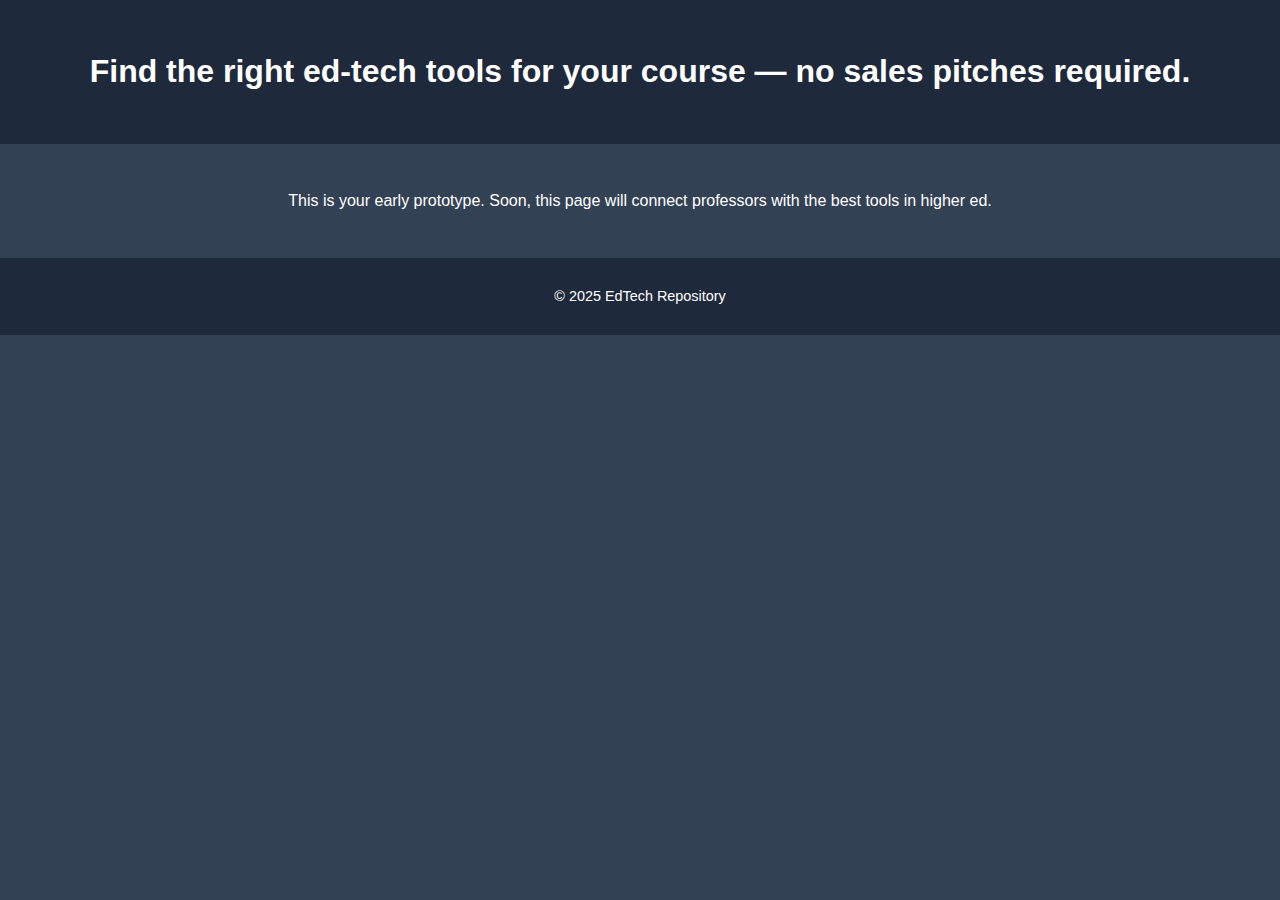
<file: index.html>
<!DOCTYPE html>
<html lang="en">
<head>
    <meta charset="UTF-8">
    <title>EdTech Repository</title>
    <link rel="stylesheet" href="/static/style.css">
</head>
<body>
    <header>
        <h1>Find the right ed-tech tools for your course — no sales pitches required.</h1>
    </header>

    <main>
        <p>This is your early prototype. Soon, this page will connect professors with the best tools in higher ed.</p>
    </main>

    <footer>
        <p>© 2025 EdTech Repository</p>
    </footer>
</body>
</html>
</file>
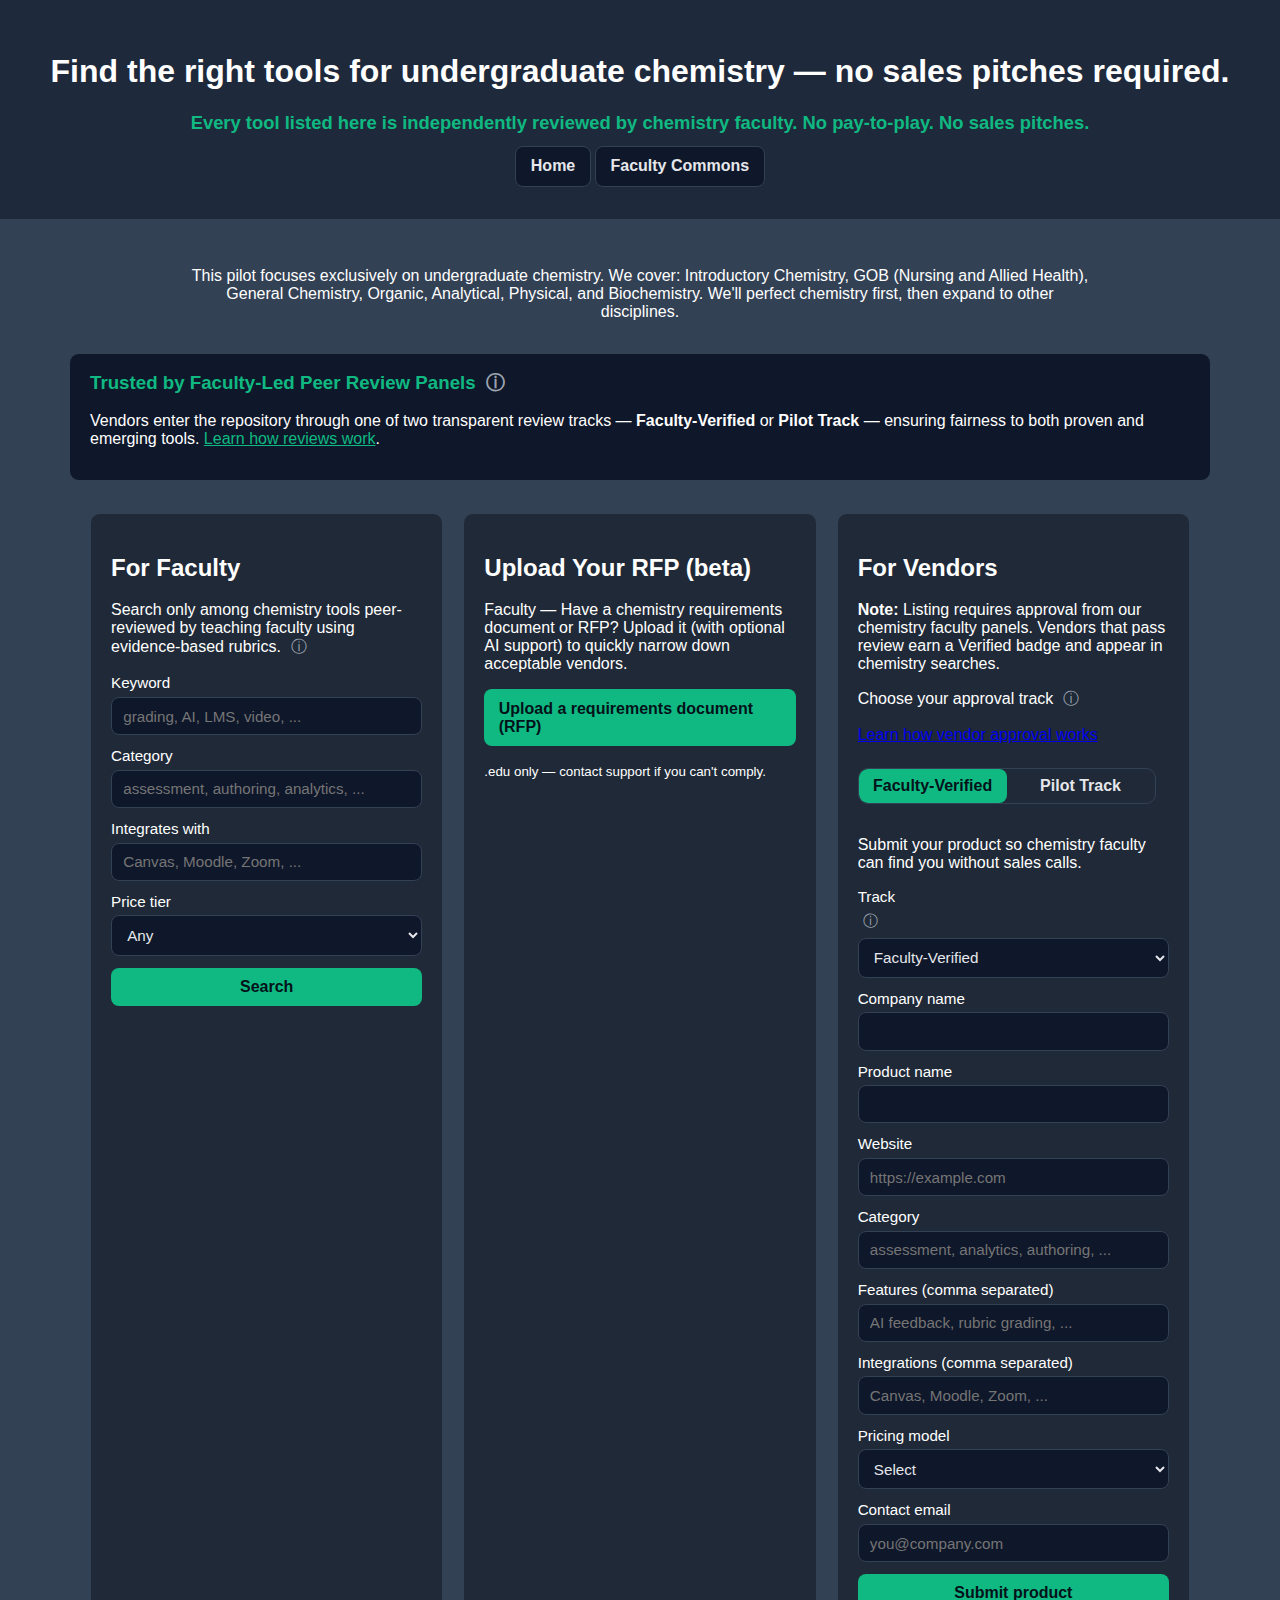
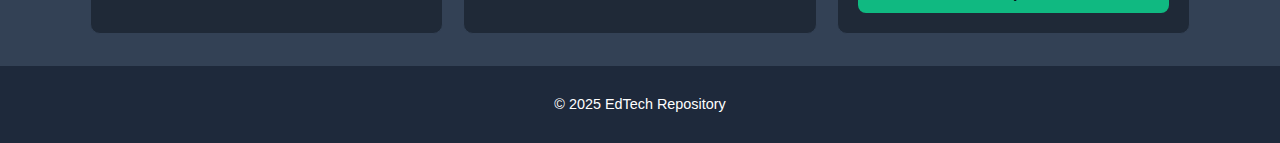
<file: templates/index.html>
<!DOCTYPE html>
<html lang="en">
<head>
    <meta charset="UTF-8">
    <title>EdTech Repository</title>
    <link rel="stylesheet" href="/static/style.css?v=20251107-2">
</head>
<body>
    <header>
        <h1>Find the right tools for undergraduate chemistry — no sales pitches required.</h1>
        <p class="subhead">Every tool listed here is independently reviewed by chemistry faculty. No pay-to-play. No sales pitches.</p>
        <nav style="margin-top:.75rem;">
            <a href="/" class="btn" style="background:#0f172a; color:#e5e7eb; border:1px solid #334155;">Home</a>
            <a href="/faculty-commons" class="btn" style="background:#0f172a; color:#e5e7eb; border:1px solid #334155;">Faculty Commons</a>
        </nav>
    </header>

    <main>
        <section class="intro">
            <p>This pilot focuses exclusively on undergraduate chemistry. We cover: Introductory Chemistry, GOB (Nursing and Allied Health), General Chemistry, Organic, Analytical, Physical, and Biochemistry. We'll perfect chemistry first, then expand to other disciplines.</p>
        </section>

        <section class="trust-banner">
            <h3>Trusted by Faculty-Led Peer Review Panels
                <span class="tooltip" tabindex="0">
                    <span class="icon">ⓘ</span>
                    <div class="tooltip-content">Panels consist of verified instructors who evaluate each tool using transparent rubrics. Vendors can’t pay for placement.</div>
                </span>
            </h3>
            <p>Vendors enter the repository through one of two transparent review tracks — <strong>Faculty-Verified</strong> or <strong>Pilot Track</strong> — ensuring fairness to both proven and emerging tools. <a href="/trust">Learn how reviews work</a>.</p>
        </section>

        <section class="grid">
            <div class="card">
                <h2>For Faculty</h2>
                <p>Search only among chemistry tools peer-reviewed by teaching faculty using evidence-based rubrics.
                    <span class="tooltip" tabindex="0">
                        <span class="icon">ⓘ</span>
                        <span class="tooltip-content">Tools marked “Faculty-Verified” have real classroom use and full reviews. Tools marked “Pilot” are undergoing time-limited classroom trials.</span>
                    </span>
                </p>
                <form class="stack" method="get" action="/search">
                    <label>
                        Keyword
                        <input type="text" name="keyword" placeholder="grading, AI, LMS, video, ...">
                    </label>
                    <label>
                        Category
                        <input type="text" name="category" placeholder="assessment, authoring, analytics, ...">
                    </label>
                    <label>
                        Integrates with
                        <input type="text" name="integrates_with" placeholder="Canvas, Moodle, Zoom, ...">
                    </label>
                    <label>
                        Price tier
                        <select name="price_tier">
                            <option value="">Any</option>
                            <option value="free">Free</option>
                            <option value="freemium">Freemium</option>
                            <option value="paid">Paid</option>
                        </select>
                    </label>
                    <button type="submit">Search</button>
                </form>
            </div>

            <div class="card">
                <h2>Upload Your RFP (beta)</h2>
                <p>Faculty — Have a chemistry requirements document or RFP? Upload it (with optional AI support) to quickly narrow down acceptable vendors.</p>
                <p><a class="btn" href="/rfp/upload">Upload a requirements document (RFP)</a></p>
                <p><small>.edu only — contact support if you can't comply.</small></p>
            </div>

            <div class="card">
                <h2>For Vendors</h2>
                <p><strong>Note:</strong> Listing requires approval from our chemistry faculty panels. Vendors that pass review earn a Verified badge and appear in chemistry searches.</p>
                <p>Choose your approval track
                    <span class="tooltip" tabindex="0">
                        <span class="icon">ⓘ</span>
                        <span class="tooltip-content">Two ways to join:<br>• <strong>Faculty-Verified</strong> — for tools already used in chemistry courses and reviewed by instructors.<br>• <strong>Pilot Track</strong> — for new tools offering classroom trials reviewed after pilot results.</span>
                    </span>
                </p>
                <p class="muted"><a href="/approval">Learn how vendor approval works</a></p>
                <div class="segmented" aria-label="Select vendor track (non-functional prototype)">
                    <button type="button" class="active" aria-pressed="true">Faculty-Verified</button>
                    <button type="button" aria-pressed="false">Pilot Track</button>
                </div>
                <p>Submit your product so chemistry faculty can find you without sales calls.</p>
                <form class="stack" method="post" action="/vendor">
                    <label>
                        Track
                        <span class="tooltip" tabindex="0">
                            <span class="icon">ⓘ</span>
                            <div class="tooltip-content">Select the path that fits your current adoption stage.</div>
                        </span>
                        <select name="track" required>
                            <option value="faculty_verified">Faculty-Verified</option>
                            <option value="pilot">Pilot Track</option>
                        </select>
                    </label>
                    <label>
                        Company name
                        <input type="text" name="company_name" required>
                    </label>
                    <label>
                        Product name
                        <input type="text" name="product_name" required>
                    </label>
                    <label>
                        Website
                        <input type="url" name="website" placeholder="https://example.com" required>
                    </label>
                    <label>
                        Category
                        <input type="text" name="category" placeholder="assessment, analytics, authoring, ..." required>
                    </label>
                    <label>
                        Features (comma separated)
                        <input type="text" name="features" placeholder="AI feedback, rubric grading, ...">
                    </label>
                    <label>
                        Integrations (comma separated)
                        <input type="text" name="integrations" placeholder="Canvas, Moodle, Zoom, ...">
                    </label>
                    <label>
                        Pricing model
                        <select name="pricing_model">
                            <option value="">Select</option>
                            <option value="free">Free</option>
                            <option value="freemium">Freemium</option>
                            <option value="paid">Paid</option>
                            <option value="institutional">Institutional license</option>
                        </select>
                    </label>
                    <label>
                        Contact email
                        <input type="email" name="contact_email" placeholder="you@company.com" required>
                    </label>
                    <button type="submit">Submit product</button>
                </form>
            </div>
        </section>
    </main>

    <footer>
        <p>© 2025 EdTech Repository</p>
    </footer>
</body>
</html>
</file>
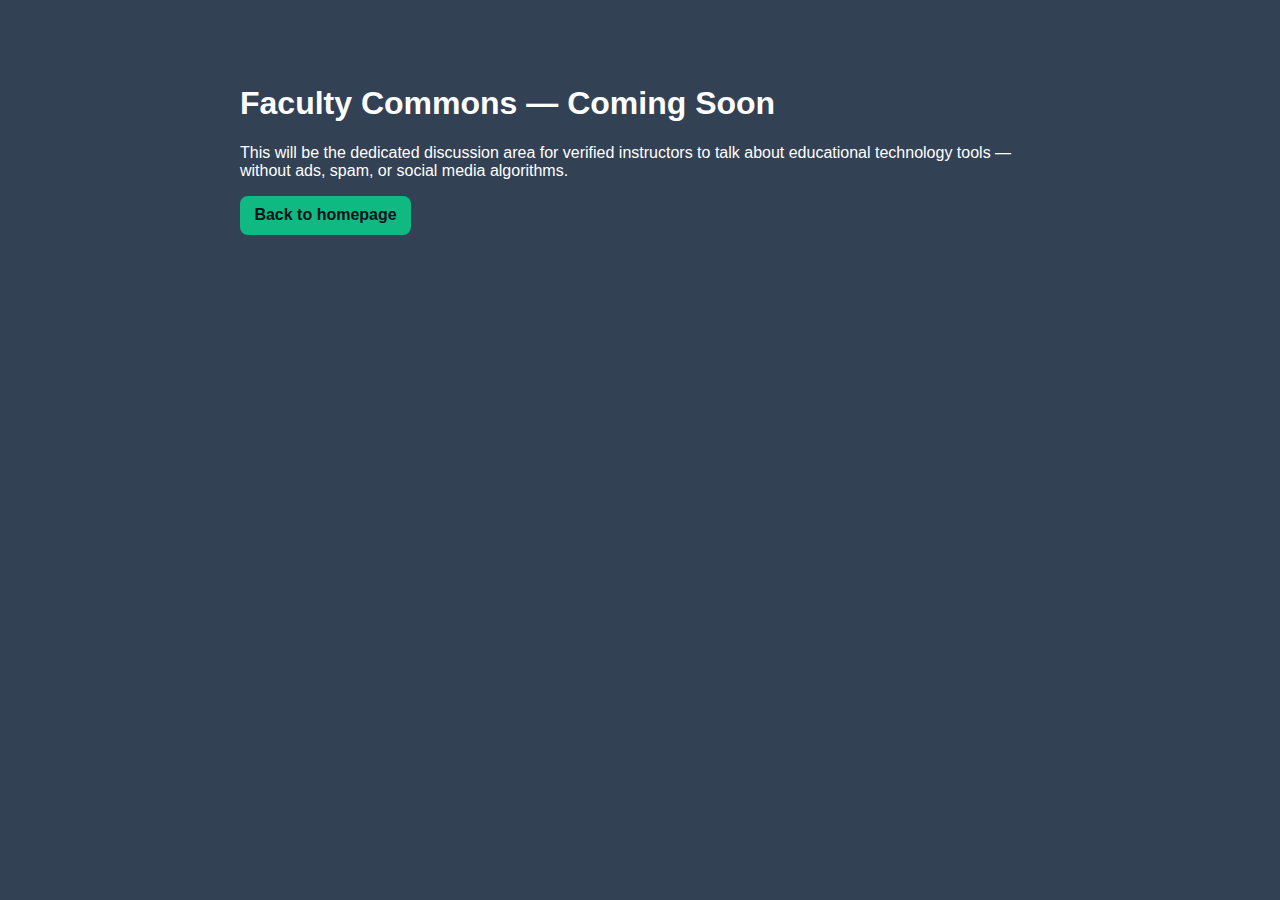
<file: templates/faculty_commons.html>
<!DOCTYPE html>
<html lang="en">
<head>
  <meta charset="UTF-8">
  <title>Faculty Commons — Coming Soon</title>
  <link rel="stylesheet" href="/static/style.css?v=20251107-2">
</head>
<body>
  <main class="narrow">
    <h1>Faculty Commons — Coming Soon</h1>
    <p>This will be the dedicated discussion area for verified instructors to talk about educational technology tools — without ads, spam, or social media algorithms.</p>
    <p><a class="btn" href="/">Back to homepage</a></p>
  </main>
</body>
</html>
</file>
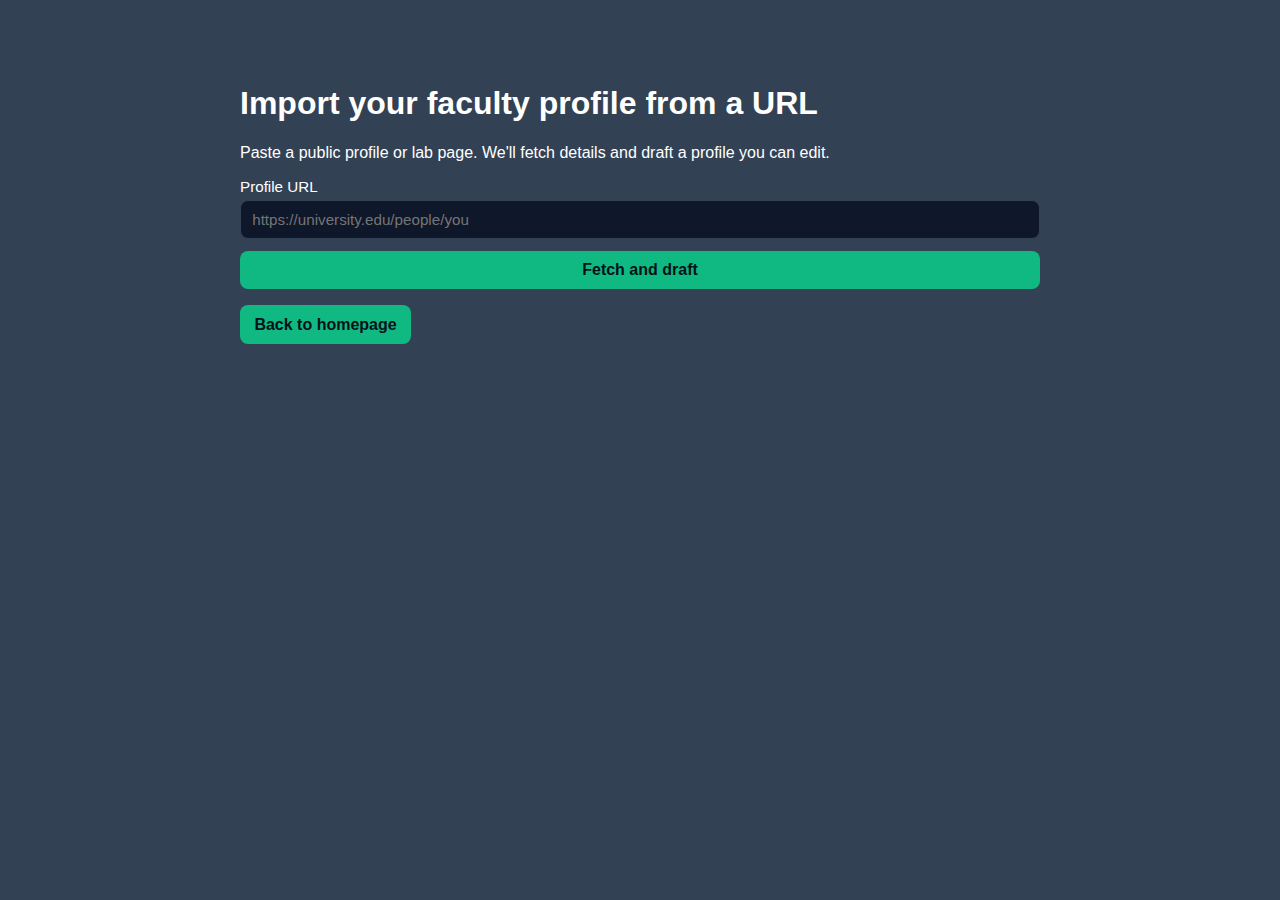
<file: templates/faculty_import.html>
<!DOCTYPE html>
<html lang="en">
<head>
  <meta charset="UTF-8">
  <title>Import Faculty Profile</title>
  <link rel="stylesheet" href="/static/style.css">
</head>
<body>
  <main class="narrow">
    <h1>Import your faculty profile from a URL</h1>
    <p>Paste a public profile or lab page. We'll fetch details and draft a profile you can edit.</p>
    <form class="stack" method="post" action="/faculty/import/preview">
      <label>
        Profile URL
        <input type="url" name="profile_url" placeholder="https://university.edu/people/you" required>
      </label>
      <button type="submit">Fetch and draft</button>
    </form>
    <p><a class="btn" href="/">Back to homepage</a></p>
  </main>
</body>
</html>
</file>
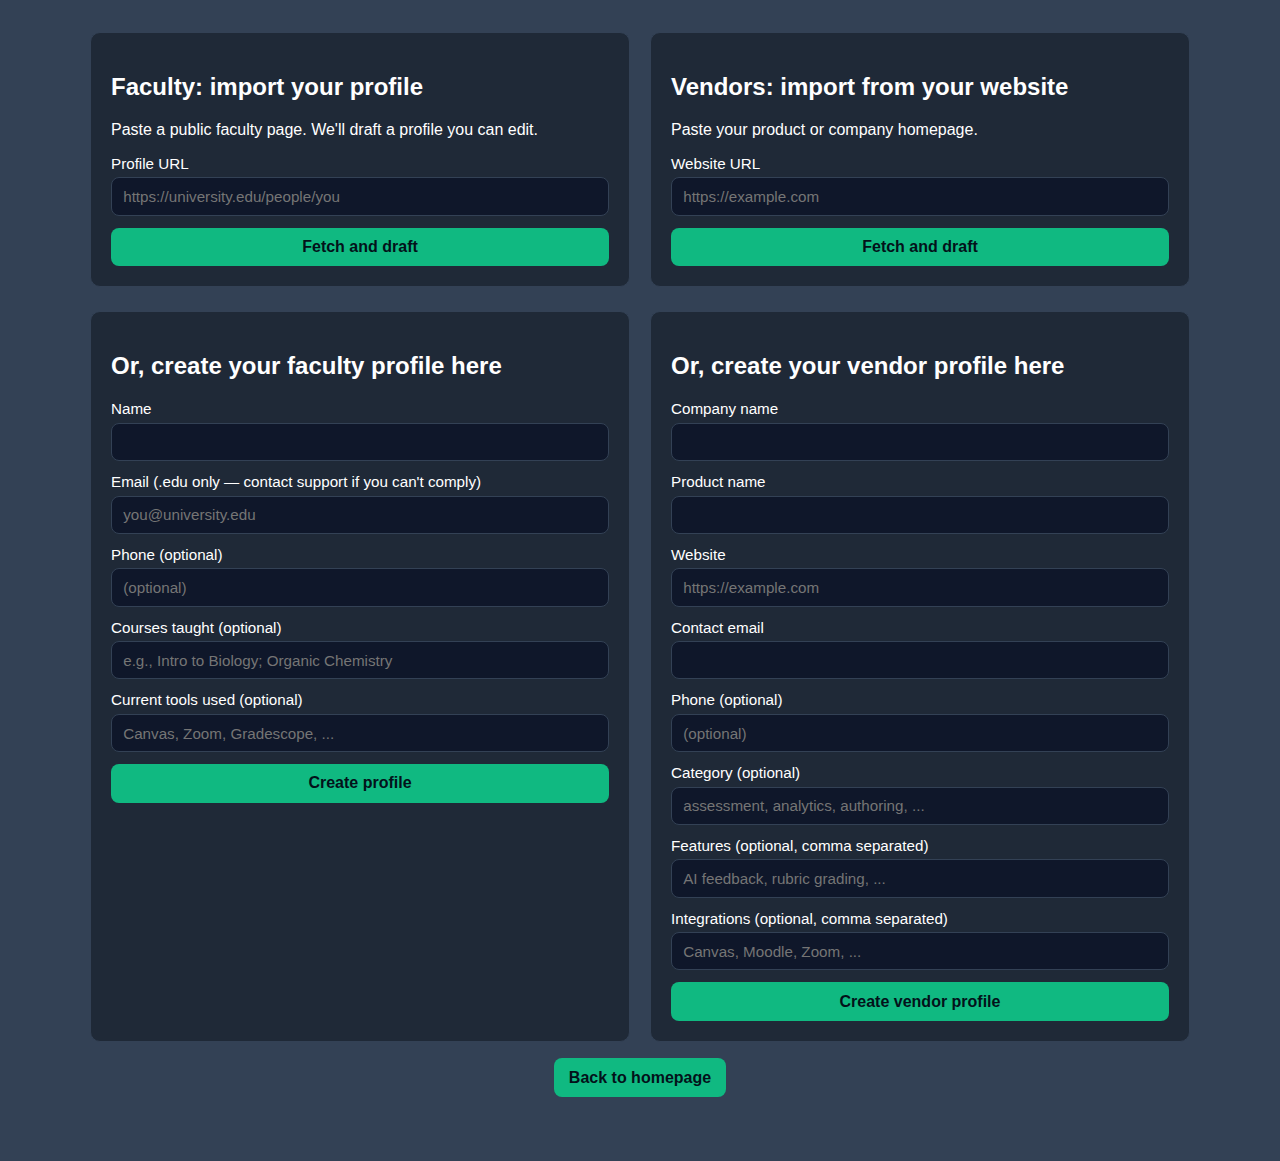
<file: templates/import.html>
<!DOCTYPE html>
<html lang="en">
<head>
  <meta charset="UTF-8">
  <title>Import Profiles</title>
  <link rel="stylesheet" href="/static/style.css">
</head>
<body>
  <main>
    <section class="grid">
      <!-- Faculty: left column -->
      <div class="card">
        <h2>Faculty: import your profile</h2>
        <p>Paste a public faculty page. We'll draft a profile you can edit.</p>
        <form class="stack" method="post" action="/faculty/import/preview">
          <label>
            Profile URL
            <input type="url" name="profile_url" placeholder="https://university.edu/people/you" required>
          </label>
          <button type="submit">Fetch and draft</button>
        </form>
      </div>

      <!-- Vendor: right column -->
      <div class="card">
        <h2>Vendors: import from your website</h2>
        <p>Paste your product or company homepage.</p>
        <form class="stack" method="post" action="/vendor/import/preview">
          <label>
            Website URL
            <input type="url" name="source_url" placeholder="https://example.com" required>
          </label>
          <button type="submit">Fetch and draft</button>
        </form>
      </div>
    </section>

    <section class="grid" style="margin-top:1.5rem;">
      <!-- Faculty manual form (left) -->
      <div class="card">
        <h2>Or, create your faculty profile here</h2>
        <form class="stack" method="post" action="/faculty/manual">
          <label>
            Name
            <input type="text" name="name" required>
          </label>
          <label>
            Email (.edu only — contact support if you can't comply)
            <input type="email" name="email" placeholder="you@university.edu" required>
          </label>
          <label>
            Phone (optional)
            <input type="tel" name="phone" placeholder="(optional)">
          </label>
          <label>
            Courses taught (optional)
            <input type="text" name="courses" placeholder="e.g., Intro to Biology; Organic Chemistry">
          </label>
          <label>
            Current tools used (optional)
            <input type="text" name="tools" placeholder="Canvas, Zoom, Gradescope, ...">
          </label>
          <button type="submit">Create profile</button>
        </form>
      </div>

      <!-- Vendor manual form (right) -->
      <div class="card">
        <h2>Or, create your vendor profile here</h2>
        <form class="stack" method="post" action="/vendor/manual">
          <label>
            Company name
            <input type="text" name="company_name" required>
          </label>
          <label>
            Product name
            <input type="text" name="product_name" required>
          </label>
          <label>
            Website
            <input type="url" name="website" placeholder="https://example.com" required>
          </label>
          <label>
            Contact email
            <input type="email" name="contact_email" required>
          </label>
          <label>
            Phone (optional)
            <input type="tel" name="phone" placeholder="(optional)">
          </label>
          <label>
            Category (optional)
            <input type="text" name="category" placeholder="assessment, analytics, authoring, ...">
          </label>
          <label>
            Features (optional, comma separated)
            <input type="text" name="features" placeholder="AI feedback, rubric grading, ...">
          </label>
          <label>
            Integrations (optional, comma separated)
            <input type="text" name="integrations" placeholder="Canvas, Moodle, Zoom, ...">
          </label>
          <button type="submit">Create vendor profile</button>
        </form>
      </div>
    </section>

    <div class="narrow" style="text-align:center; margin-top:1rem;">
      <a class="btn" href="/">Back to homepage</a>
    </div>
  </main>
</body>
</html>
</file>
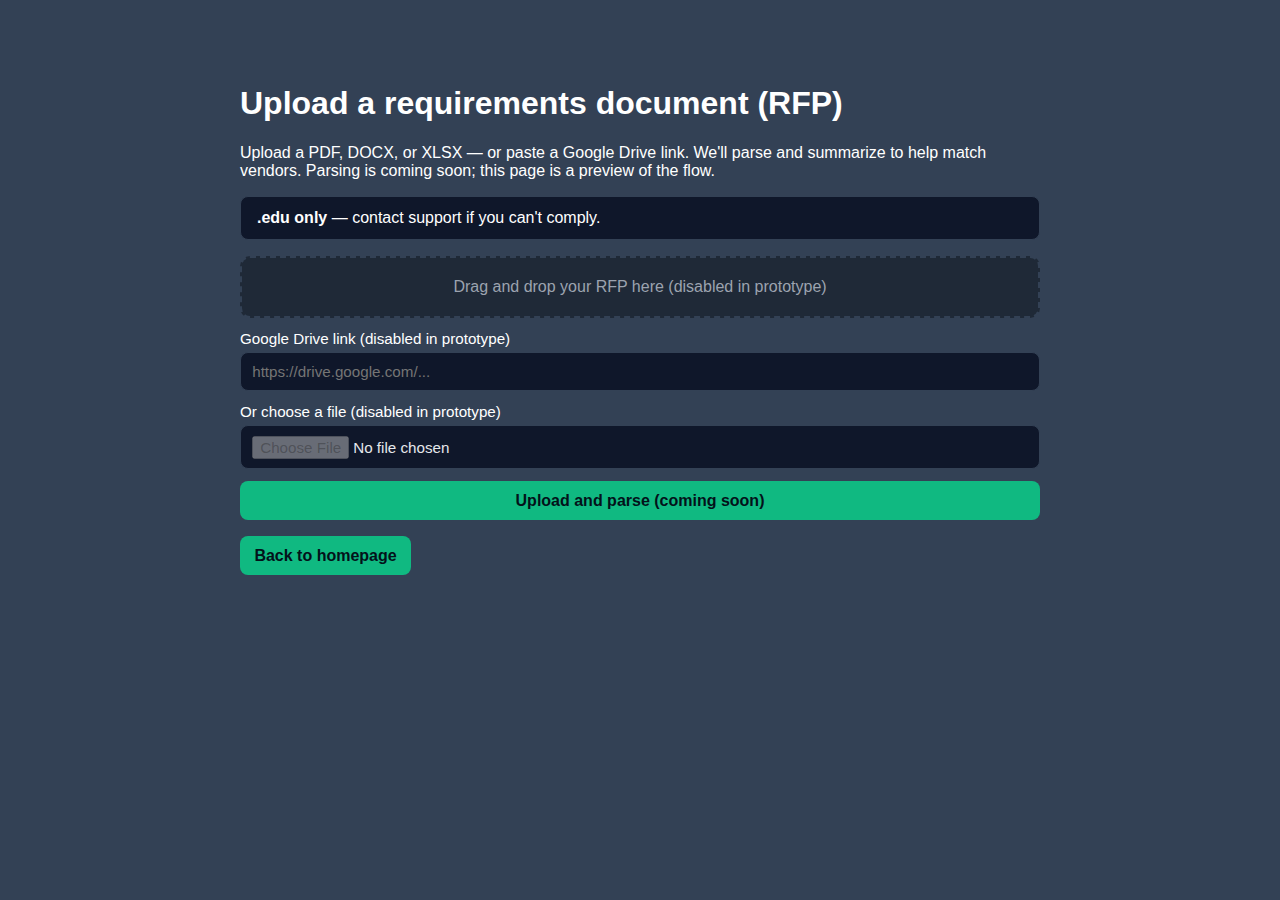
<file: templates/rfp_upload.html>
<!DOCTYPE html>
<html lang="en">
<head>
  <meta charset="UTF-8">
  <title>Upload RFP</title>
  <link rel="stylesheet" href="/static/style.css">
  <style>
    .banner {
      background: #0f172a;
      border: 1px solid #334155;
      border-radius: 8px;
      padding: .75rem 1rem;
      margin-bottom: 1rem;
    }
    .dropzone {
      border: 2px dashed #334155;
      border-radius: 10px;
      padding: 1.25rem;
      background: #1f2937;
      text-align: center;
      color: #9ca3af;
    }
  </style>
  </head>
<body>
  <main class="narrow">
    <h1>Upload a requirements document (RFP)</h1>
    <p>Upload a PDF, DOCX, or XLSX — or paste a Google Drive link. We'll parse and summarize to help match vendors. Parsing is coming soon; this page is a preview of the flow.</p>

    <div class="banner">
      <strong>.edu only</strong> — contact support if you can't comply.
    </div>

    <section class="stack">
      <div class="dropzone">
        Drag and drop your RFP here (disabled in prototype)
      </div>

      <label>
        Google Drive link (disabled in prototype)
        <input type="url" name="drive_url" placeholder="https://drive.google.com/..." disabled>
      </label>

      <label>
        Or choose a file (disabled in prototype)
        <input type="file" accept=".pdf,.docx,.xlsx,application/pdf,application/vnd.openxmlformats-officedocument.wordprocessingml.document,application/vnd.openxmlformats-officedocument.spreadsheetml.sheet" disabled>
      </label>

      <button type="button" disabled>Upload and parse (coming soon)</button>
    </section>

    <p><a class="btn" href="/">Back to homepage</a></p>
  </main>
</body>
</html>
</file>
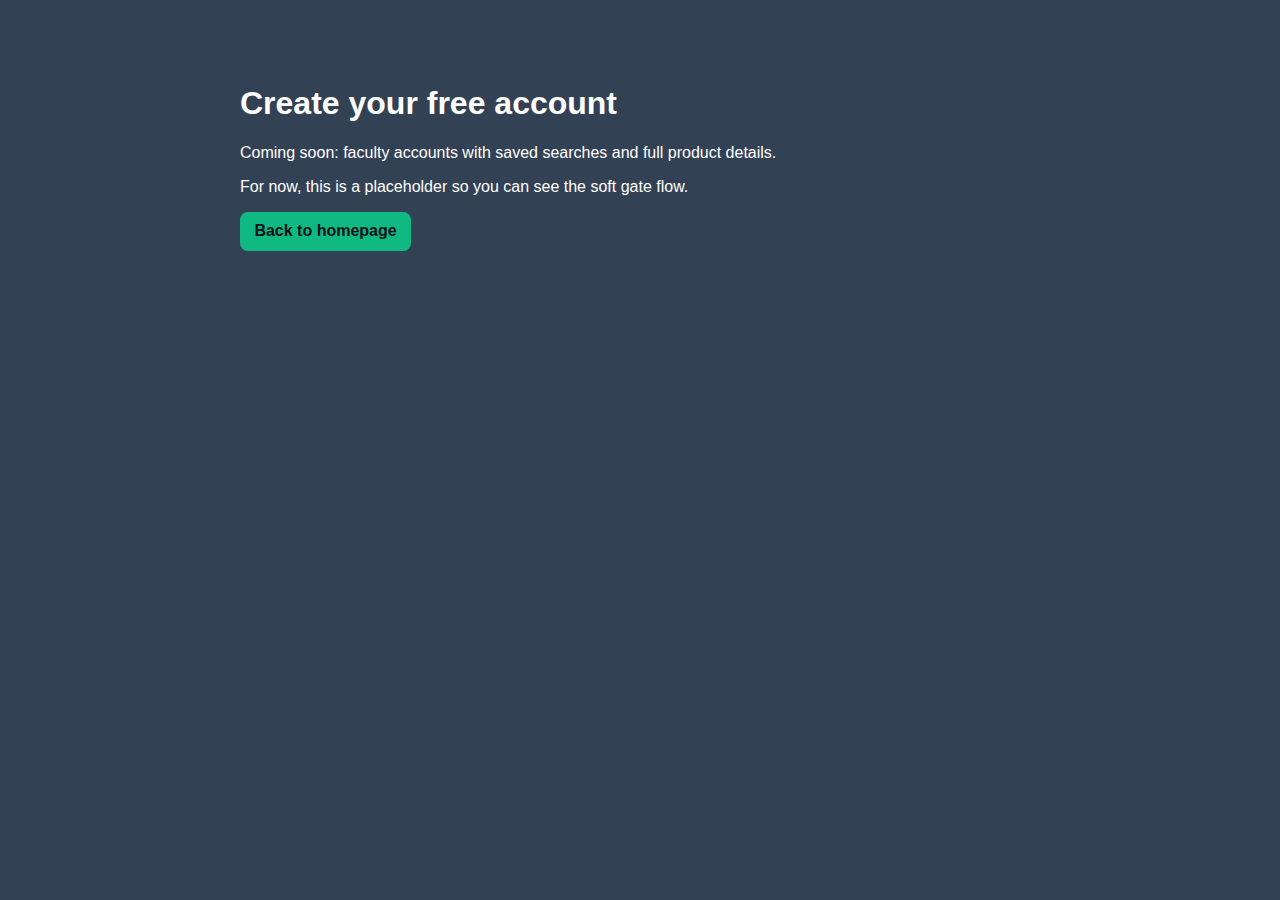
<file: templates/signup.html>
<!DOCTYPE html>
<html lang="en">
<head>
    <meta charset="UTF-8">
    <title>Create your free account</title>
    <link rel="stylesheet" href="/static/style.css">
    <style>
      .lead { margin-bottom: 1rem; }
    </style>
  </head>
  <body>
    <main class="narrow">
      <h1>Create your free account</h1>
      <p class="lead">Coming soon: faculty accounts with saved searches and full product details.</p>
      <p>For now, this is a placeholder so you can see the soft gate flow.</p>
      <p><a class="btn" href="/">Back to homepage</a></p>
    </main>
  </body>
  </html>
</file>
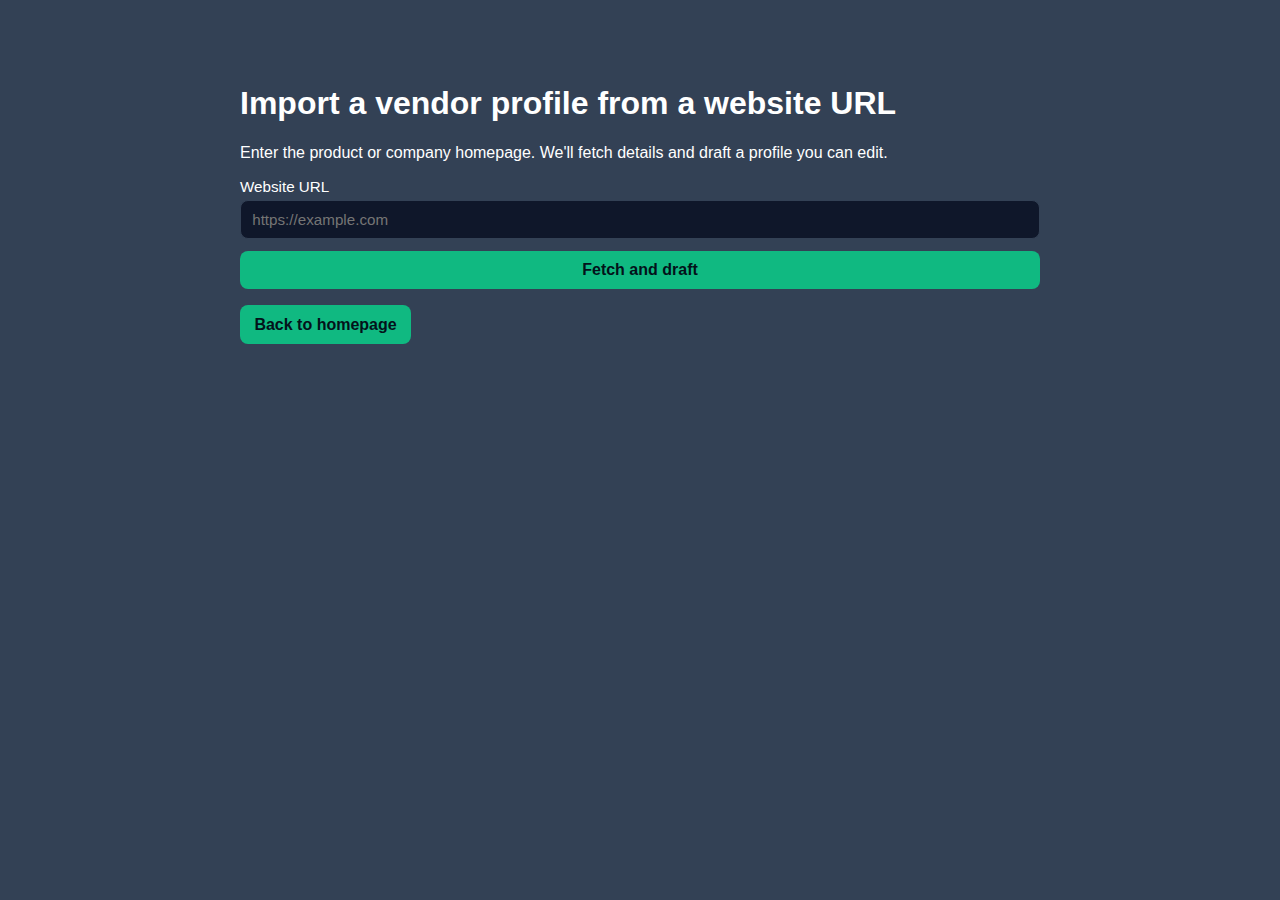
<file: templates/vendor_import.html>
<!DOCTYPE html>
<html lang="en">
<head>
  <meta charset="UTF-8">
  <title>Import from URL</title>
  <link rel="stylesheet" href="/static/style.css">
</head>
<body>
  <main class="narrow">
    <h1>Import a vendor profile from a website URL</h1>
    <p>Enter the product or company homepage. We'll fetch details and draft a profile you can edit.</p>
    <form class="stack" method="post" action="/vendor/import/preview">
      <label>
        Website URL
        <input type="url" name="source_url" placeholder="https://example.com" required>
      </label>
      <button type="submit">Fetch and draft</button>
    </form>
    <p><a class="btn" href="/">Back to homepage</a></p>
  </main>
</body>
</html>
</file>
<file: static/style.css>
body {
    font-family: -apple-system, BlinkMacSystemFont, "Segoe UI", Roboto, sans-serif;
    background-color: #334155; /* slate blue */
    color: white;
    margin: 0;
    padding: 0;
    text-align: center;
  }
  
  header {
    background-color: #1e293b; /* darker slate */
    padding: 2rem 1rem;
  }
  
  .subhead {
    font-weight: 700;
    font-size: 1.15rem;
    color: #10b981; /* emerald accent */
    margin: .5rem auto 0 auto;
    max-width: 1100px;
  }
  
  main {
    padding: 2rem;
  }

  .intro {
    max-width: 900px;
    margin: 0 auto 2rem auto;
  }

  .grid {
    display: grid;
    grid-template-columns: repeat(auto-fit, minmax(280px, 1fr));
    gap: 1.25rem;
    max-width: 1100px;
    margin: 0 auto;
  }

  .trust-banner {
    background: #0f172a;
    border: 1px solid #334155;
    border-radius: 10px;
    padding: 1rem 1.25rem;
    max-width: 1100px;
    margin: 0 auto 2rem auto;
    text-align: left;
  }

  .trust-banner h3 {
    margin: 0 0 .4rem 0;
    color: #10b981;
  }

  .trust-banner a {
    color: #10b981;
    text-decoration: underline;
  }

  .muted {
    color: #9ca3af;
  }

  /* Segmented control */
  .segmented {
    display: inline-grid;
    grid-template-columns: 1fr 1fr;
    border: 1px solid #334155;
    border-radius: 10px;
    overflow: hidden;
    margin: .5rem 0 1rem 0;
  }
  .segmented button {
    background: transparent;
    color: #e5e7eb;
    border: none;
    padding: .5rem .9rem;
    cursor: default;
  }
  .segmented button.active {
    background: #10b981;
    color: #03121a;
    font-weight: 700;
  }

  /* Tooltip */
  .tooltip { position: relative; display: inline-block; margin-left: .35rem; }
  .tooltip .icon { color: #9ca3af; cursor: help; }
  .tooltip .tooltip-content {
    display: none;
    position: absolute;
    left: 50%;
    transform: translateX(-50%);
    bottom: calc(100% + 8px);
    background: #111827;
    color: #fff;
    border: 1px solid #374151;
    border-radius: 8px;
    padding: .6rem .7rem;
    max-width: 320px;
    text-align: left;
    font-size: .9rem;
    line-height: 1.3;
    z-index: 1000;
    box-shadow: 0 6px 18px rgba(0,0,0,.35);
    white-space: normal;
  }
  .tooltip:hover .tooltip-content { display: block !important; }

  /* Show on focus for touch devices */
  @media (hover: none) {
    .tooltip:focus-within .tooltip-content { display: block; }
  }

  .tooltip .tooltip-content .tooltip-list {
    margin: .4rem 0 0 1.1rem;
    padding: 0;
    list-style: disc;
  }
  .tooltip .tooltip-content .tooltip-list li { margin: .2rem 0; }

  .card {
    background: #1f2937;
    border: 1px solid #334155;
    border-radius: 10px;
    padding: 1.25rem;
    text-align: left;
  }

  .stack {
    display: grid;
    gap: .75rem;
  }

  label {
    font-size: .95rem;
    display: grid;
    gap: .35rem;
  }

  input, select, textarea, button {
    font: inherit;
  }

  input, select, textarea {
    background: #0f172a;
    color: #e5e7eb;
    border: 1px solid #334155;
    border-radius: 8px;
    padding: .6rem .7rem;
  }

  button, .btn {
    background: #10b981;
    color: #03121a;
    border: none;
    border-radius: 8px;
    padding: .65rem .9rem;
    font-weight: 600;
    cursor: pointer;
    text-decoration: none;
    display: inline-block;
  }

  .narrow {
    max-width: 800px;
    margin: 2rem auto;
    text-align: left;
  }

  .results {
    display: grid;
    gap: .75rem;
  }
  
  footer {
    background-color: #1e293b;
    padding: 1rem;
    font-size: 0.9rem;
  }
</file>
